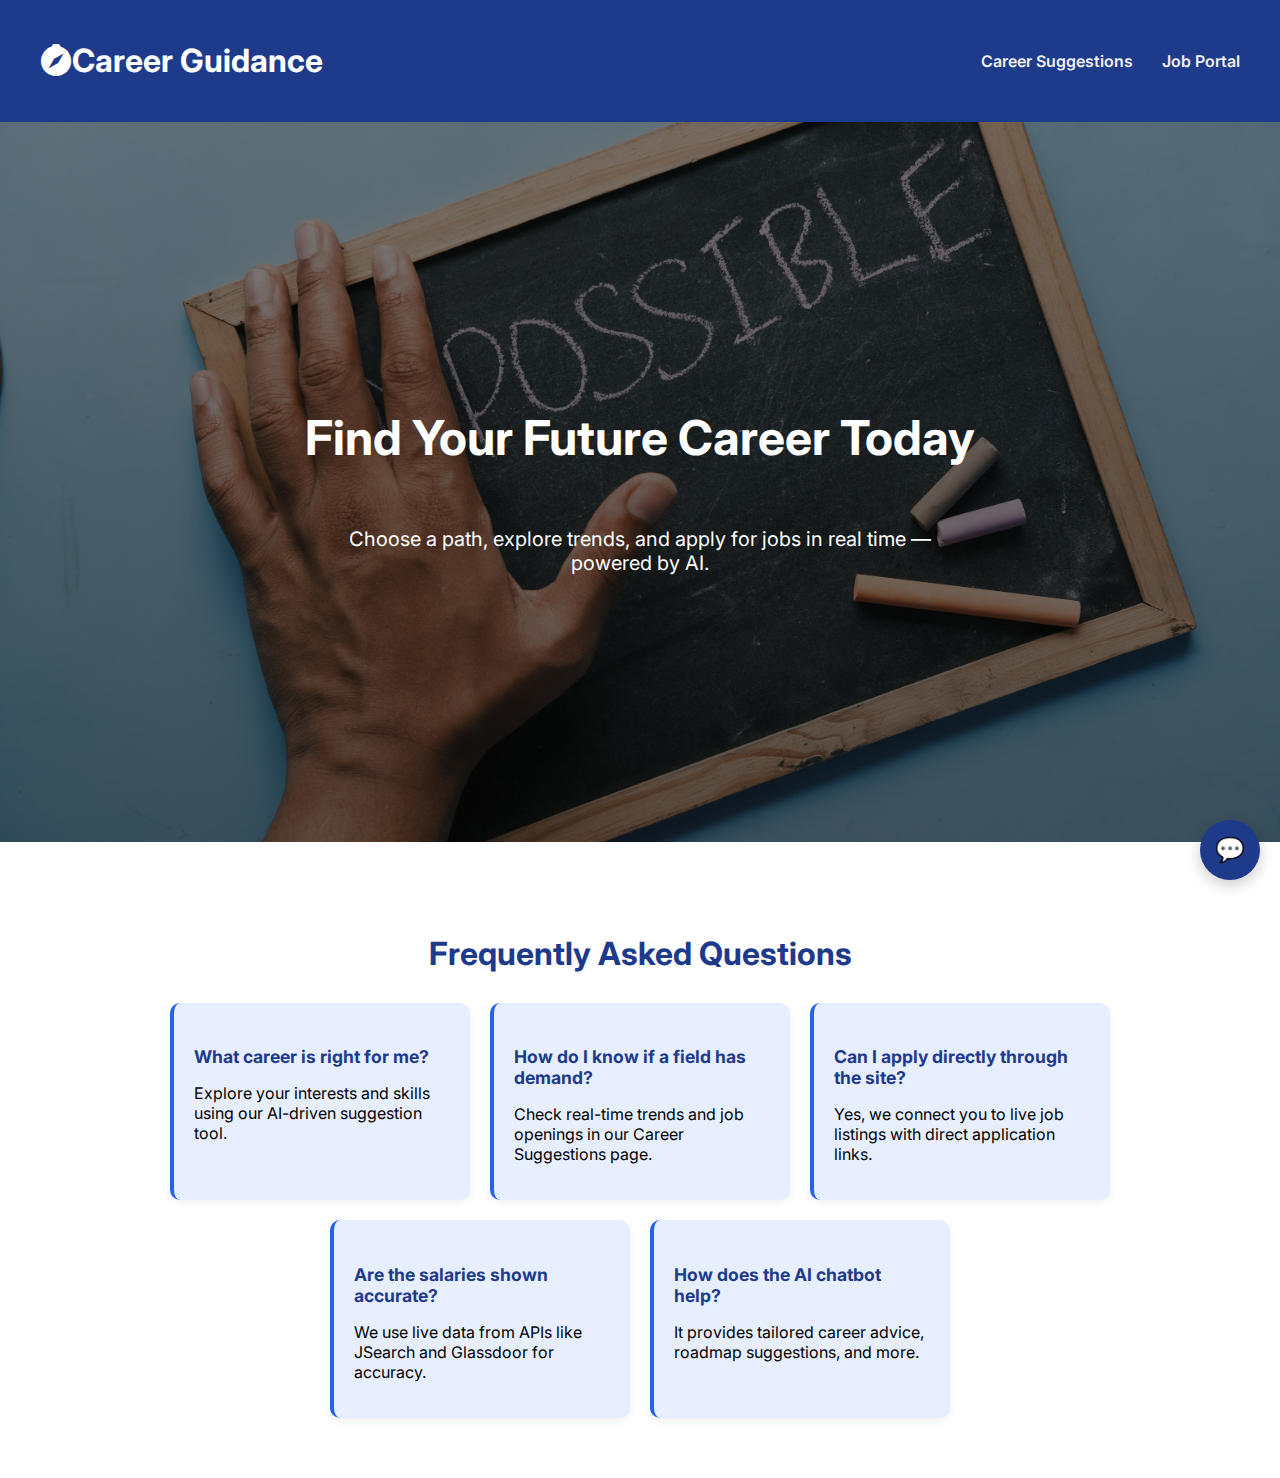
<file: index.html>
<!DOCTYPE html>
<html lang="en">
<head>
  <meta charset="UTF-8" />
  <meta name="viewport" content="width=device-width, initial-scale=1.0" />
  <title>Career Guide</title>

  <!-- Fonts & Icons -->
  <link href="https://fonts.googleapis.com/css2?family=Inter:wght@400;600;700&display=swap" rel="stylesheet">
  <link href="https://cdn.jsdelivr.net/npm/bootstrap-icons/font/bootstrap-icons.css" rel="stylesheet">
  <link href="https://unpkg.com/aos@next/dist/aos.css" rel="stylesheet">

  <style>
    * { box-sizing: border-box; }
    body {
      font-family: 'Inter', sans-serif;
      background: #f5f8ff;
      margin: 0;
      padding: 0;
    }
    header {
      background: #1e3a8a;
      color: white;
      padding: 20px 40px;
      display: flex;
      justify-content: space-between;
      align-items: center;
    }
    nav a {
      color: #f1f1f1;
      margin-left: 25px;
      text-decoration: none;
      font-weight: 600;
      position: relative;
    }
    nav a::after {
      content: '';
      position: absolute;
      bottom: -4px;
      left: 0;
      width: 0%;
      height: 2px;
      background: #fcd34d;
      transition: width 0.3s ease;
    }
    nav a:hover::after {
      width: 100%;
    }
    .hero {
      display: flex;
      flex-direction: column;
      justify-content: center;
      align-items: center;
      text-align: center;
      height: 80vh;
      color: white;
      background-image: linear-gradient(to bottom, rgba(0,0,0,0.5), rgba(0,0,0,0.6)),
        url('towfiqu-barbhuiya-Jxi526YIQgA-unsplash.jpg');
      background-size: cover;
      background-position: center;
    }
    .hero h2 {
      font-size: 3rem;
      font-weight: 700;
    }
    .hero p {
      font-size: 1.25rem;
      max-width: 600px;
    }

    .faq-section {
      padding: 60px 20px;
      background: #ffffff;
    }
    .faq-section h3 {
      text-align: center;
      margin-bottom: 30px;
      font-size: 2rem;
      color: #1e3a8a;
    }
    .faq-container {
      display: flex;
      flex-wrap: wrap;
      justify-content: center;
      gap: 20px;
    }
    .faq-card {
      background: #e7efff;
      border-left: 4px solid #2563eb;
      padding: 20px;
      width: 300px;
      border-radius: 10px;
      box-shadow: 0 4px 10px rgba(0,0,0,0.05);
    }
    .faq-card h4 {
      font-size: 1.1rem;
      margin-bottom: 10px;
      color: #1e3a8a;
    }

    /* Chatbot button */
    .chatbot-button {
      position: fixed;
      bottom: 20px;
      right: 20px;
      background: #1e3a8a;
      color: white;
      border: none;
      border-radius: 50%;
      width: 60px;
      height: 60px;
      font-size: 24px;
      box-shadow: 0 5px 15px rgba(0,0,0,0.2);
      cursor: pointer;
      z-index: 999;
    }
    .chatbot-window {
      position: fixed;
      bottom: 90px;
      right: 20px;
      width: 350px;
      height: 450px;
      background: white;
      border-radius: 12px;
      box-shadow: 0 5px 20px rgba(0,0,0,0.2);
      display: none;
      flex-direction: column;
      overflow: hidden;
      z-index: 999;
    }
    .chat-header {
      background: #1e3a8a;
      color: white;
      padding: 12px;
      text-align: center;
      font-weight: 600;
    }
    .chat-messages {
      flex: 1;
      padding: 10px;
      overflow-y: auto;
      font-size: 0.95rem;
    }
    .chat-input {
      display: flex;
      border-top: 1px solid #ccc;
    }
    .chat-input input {
      flex: 1;
      padding: 10px;
      border: none;
      font-size: 1rem;
    }
    .chat-input button {
      background: #1e3a8a;
      color: white;
      border: none;
      padding: 10px 15px;
      cursor: pointer;
    }
  </style>
</head>
<body>

  <header>
    <h1><i class="bi bi-compass-fill me-2"></i>Career Guidance</h1>
    <nav>
      <a href="career.html">Career Suggestions</a>
      <a href="jobs.html">Job Portal</a>
    </nav>
  </header>

  <section class="hero" data-aos="fade-in">
    <h2>Find Your Future Career Today</h2>
    <p>Choose a path, explore trends, and apply for jobs in real time — powered by AI.</p>
  </section>

  <section class="faq-section">
    <h3>Frequently Asked Questions</h3>
    <div class="faq-container">
      <div class="faq-card"><h4>What career is right for me?</h4><p>Explore your interests and skills using our AI-driven suggestion tool.</p></div>
      <div class="faq-card"><h4>How do I know if a field has demand?</h4><p>Check real-time trends and job openings in our Career Suggestions page.</p></div>
      <div class="faq-card"><h4>Can I apply directly through the site?</h4><p>Yes, we connect you to live job listings with direct application links.</p></div>
      <div class="faq-card"><h4>Are the salaries shown accurate?</h4><p>We use live data from APIs like JSearch and Glassdoor for accuracy.</p></div>
      <div class="faq-card"><h4>How does the AI chatbot help?</h4><p>It provides tailored career advice, roadmap suggestions, and more.</p></div>
    </div>
  </section>

  <!-- Chatbot -->
  <button class="chatbot-button" onclick="toggleChatbot()">💬</button>
  <div class="chatbot-window" id="chatbot">
    <div class="chat-header">CareerBot</div>
    <div class="chat-messages" id="chatMessages">
      <p><strong>AI:</strong> Hi! I'm here to help you with career guidance. Ask me anything!</p>
    </div>
    <div class="chat-input">
      <input type="text" id="chatInput" placeholder="Ask a question..." />
      <button onclick="sendMessage()">Send</button>
    </div>
  </div>

  <script src="https://unpkg.com/aos@next/dist/aos.js"></script>
  <script>
  AOS.init();

  function toggleChatbot() {
    const bot = document.getElementById("chatbot");
    bot.style.display = bot.style.display === "flex" ? "none" : "flex";
  }

  async function sendMessage() {
    const input = document.getElementById("chatInput");
    const messages = document.getElementById("chatMessages");
    const userMessage = input.value.trim();
    if (!userMessage) return;

    messages.innerHTML += `<p><strong>You:</strong> ${userMessage}</p>`;
    messages.scrollTop = messages.scrollHeight;
    input.value = "";

    messages.innerHTML += `<p><em>AI is typing...</em></p>`;
    messages.scrollTop = messages.scrollHeight;

    try {
      const response = await fetch("http://localhost:5000/chat", {
        method: "POST",
        headers: {
          "Content-Type": "application/json"
        },
        body: JSON.stringify({ message: userMessage })
      });

      const data = await response.json();
      messages.innerHTML = messages.innerHTML.replace(`<p><em>AI is typing...</em></p>`, '');

      if (data.reply) {
        messages.innerHTML += `<p><strong>AI:</strong> ${data.reply}</p>`;
      } else if (data.error) {
        messages.innerHTML += `<p><strong>AI:</strong> Error: ${data.error}</p>`;
      }

      messages.scrollTop = messages.scrollHeight;
    } catch (error) {
      messages.innerHTML += `<p><strong>AI:</strong> Network error: ${error.message}</p>`;
    }
  }
</script>
</body>
</html>
</file>
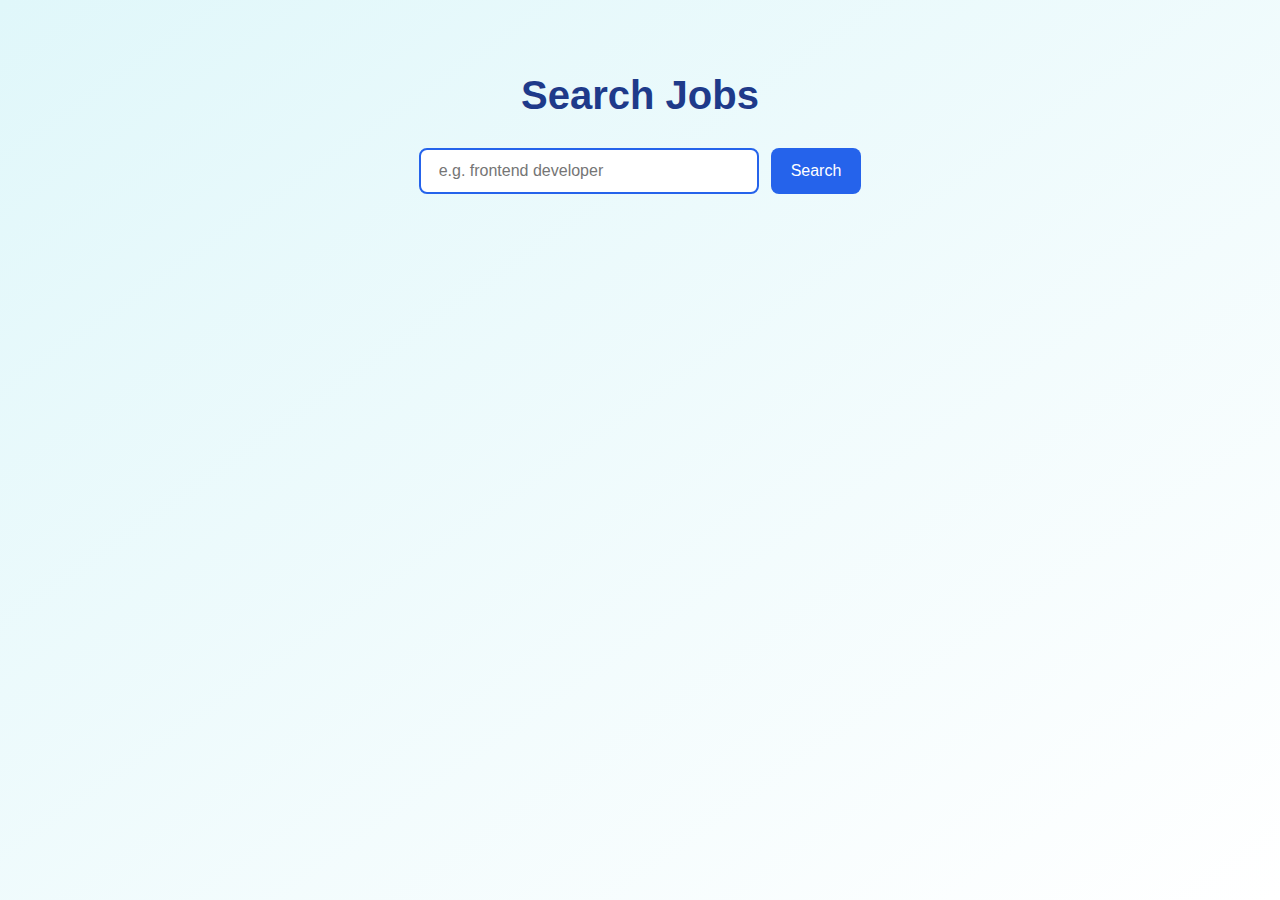
<file: jobs.html>
<!DOCTYPE html>
<html lang="en">
<head>
  <meta charset="UTF-8" />
  <title>Job Portal</title>
  <meta name="viewport" content="width=device-width, initial-scale=1.0" />

  <style>
    body {
      font-family: 'Segoe UI', sans-serif;
      margin: 0;
      background: linear-gradient(to bottom right, #e0f7fa, #ffffff);
      min-height: 100vh;
    }

    .overlay {
      padding: 40px 20px;
    }

    h2 {
      text-align: center;
      font-size: 2.5rem;
      color: #1e3a8a;
      margin-bottom: 30px;
    }

    .search-box {
      display: flex;
      justify-content: center;
      gap: 12px;
      margin-bottom: 40px;
      flex-wrap: wrap;
    }

    .search-box input[type="text"] {
      padding: 12px 18px;
      font-size: 16px;
      width: 300px;
      border: 2px solid #2563eb;
      border-radius: 8px;
      outline: none;
    }

    .search-box button {
      padding: 12px 20px;
      background: #2563eb;
      color: white;
      font-size: 16px;
      border: none;
      border-radius: 8px;
      cursor: pointer;
      transition: background 0.3s ease;
    }

    .search-box button:hover {
      background: #1e40af;
    }

    .job-card {
      background: white;
      border-left: 5px solid #4e73df;
      margin: 20px auto;
      padding: 20px;
      border-radius: 10px;
      width: 90%;
      max-width: 600px;
      box-shadow: 0 4px 12px rgba(0, 0, 0, 0.08);
      transition: transform 0.3s ease, box-shadow 0.3s ease, opacity 0.5s ease;
      opacity: 0;
      transform: translateY(30px);
      animation: fadeInUp 0.6s ease forwards;
    }

    .job-card:hover {
      transform: scale(1.02);
      box-shadow: 0 8px 18px rgba(0, 0, 0, 0.1);
    }

    .job-card h3 {
      margin: 0 0 10px;
      font-size: 1.2rem;
      color: #333;
    }

    .job-card p {
      margin: 0 0 8px;
      color: #555;
    }

    .job-card a {
      color: #1e3a8a;
      font-weight: bold;
      text-decoration: none;
    }

    #job-listings {
      text-align: center;
    }

    @keyframes fadeInUp {
      to {
        opacity: 1;
        transform: translateY(0);
      }
    }
  </style>
</head>
<body>
  <div class="overlay">
    <h2>Search Jobs</h2>

    <div class="search-box">
      <input type="text" id="job-input" placeholder="e.g. frontend developer" />
      <button onclick="searchJobs()">Search</button>
    </div>

    <div id="job-listings"></div>
  </div>

  <script>
    const RAPIDAPI_KEY = "592ff64544msh123796b5a80518ap19ade5jsncfe82fc94dd5";
    const jobListings = document.getElementById("job-listings");

    async function searchJobs() {
      const query = document.getElementById("job-input").value.trim();
      if (!query) {
        alert("Please enter a job role.");
        return;
      }

      jobListings.innerHTML = "<p>Loading jobs...</p>";

      try {
        const response = await fetch(
          `https://jsearch.p.rapidapi.com/search?query=${encodeURIComponent(query)}&location=India&page=1&num_pages=1`,
          {
            method: "GET",
            headers: {
              "X-RapidAPI-Key": RAPIDAPI_KEY,
              "X-RapidAPI-Host": "jsearch.p.rapidapi.com"
            }
          }
        );

        const data = await response.json();
        const jobs = data.data || [];

        if (jobs.length === 0) {
          jobListings.innerHTML = "<p>No jobs found for that role.</p>";
          return;
        }

        // Apply fade-in animation delay for each card
        jobListings.innerHTML = jobs.map((job, i) => `
          <div class="job-card" style="animation-delay: ${i * 0.1}s">
            <h3>${job.job_title}</h3>
            <p><strong>Company:</strong> ${job.employer_name}</p>
            <p><strong>Location:</strong> ${job.job_city || "India"}</p>
            <a href="${job.job_apply_link}" target="_blank">Apply Now</a>
          </div>
        `).join("");
      } catch (error) {
        console.error("Error:", error);
        jobListings.innerHTML = "<p>Error loading jobs. Please try again later.</p>";
      }
    }
  </script>
</body>
</html>
</file>
